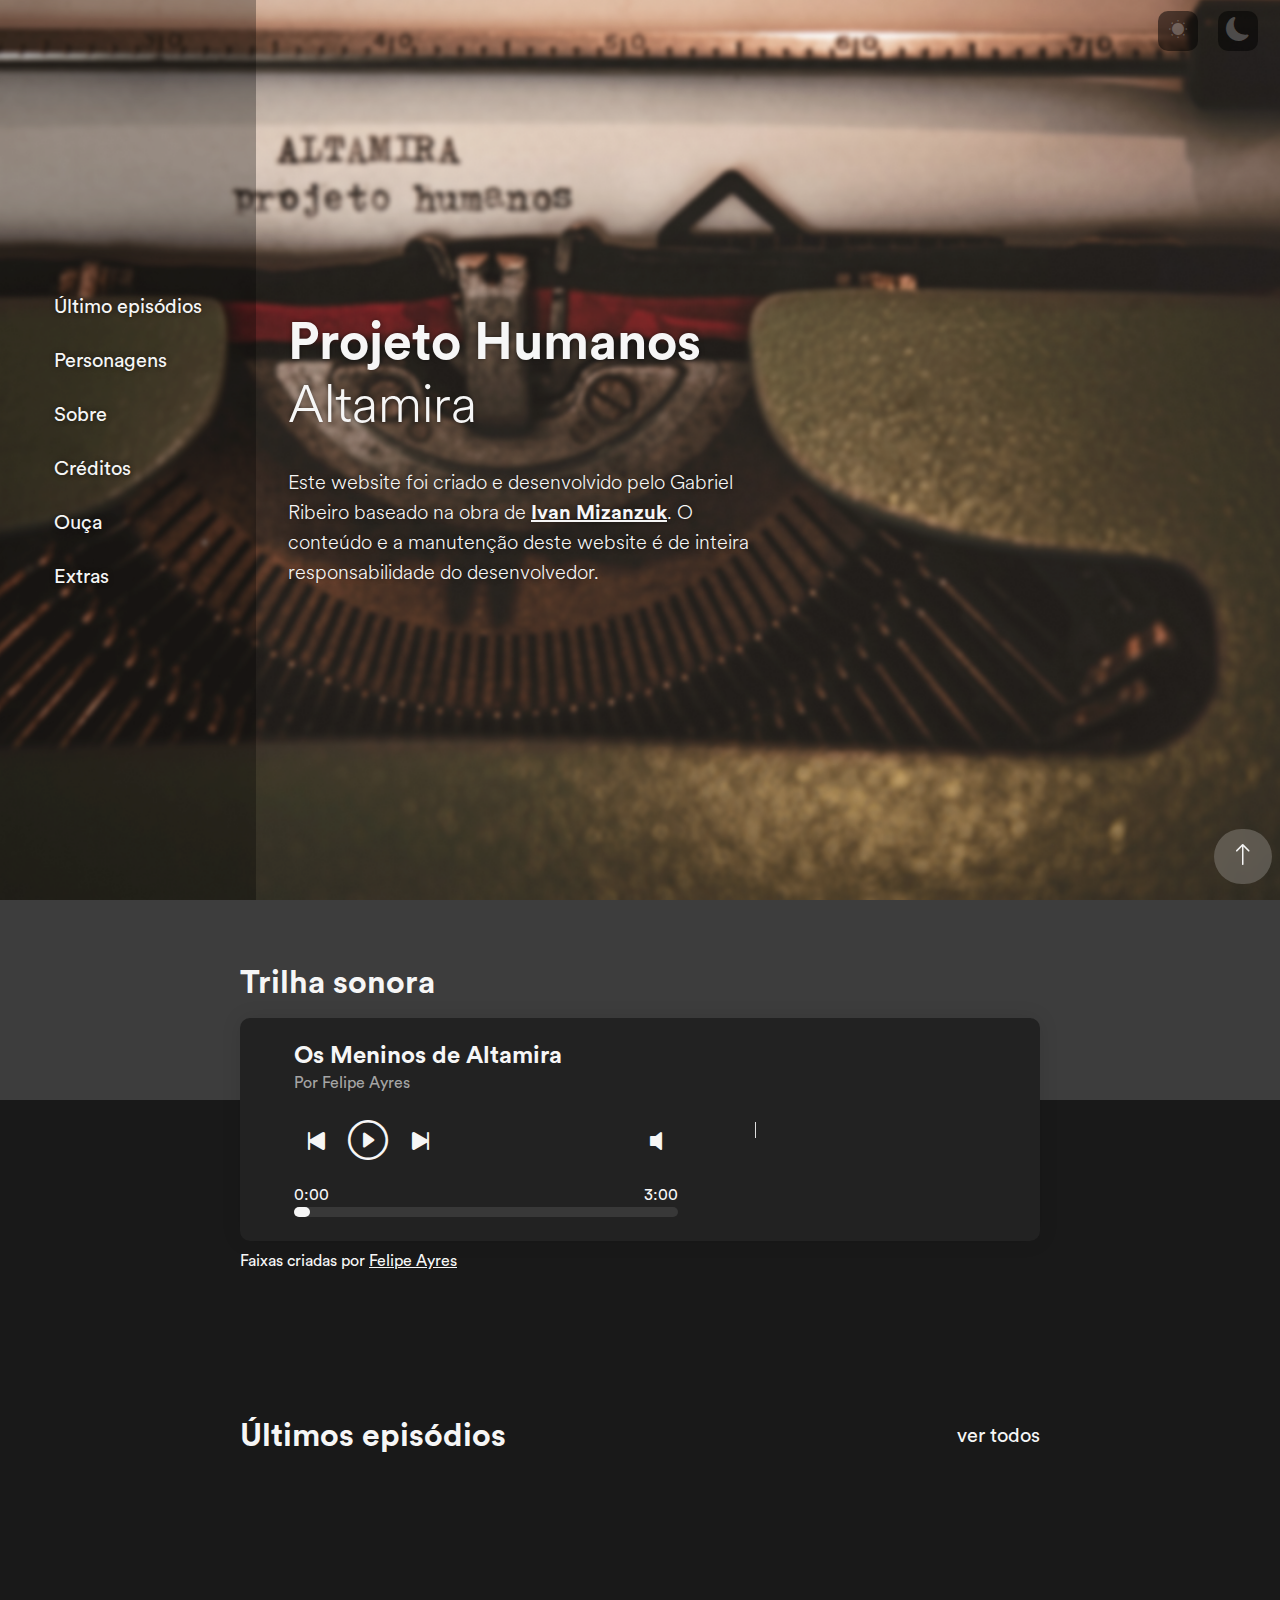
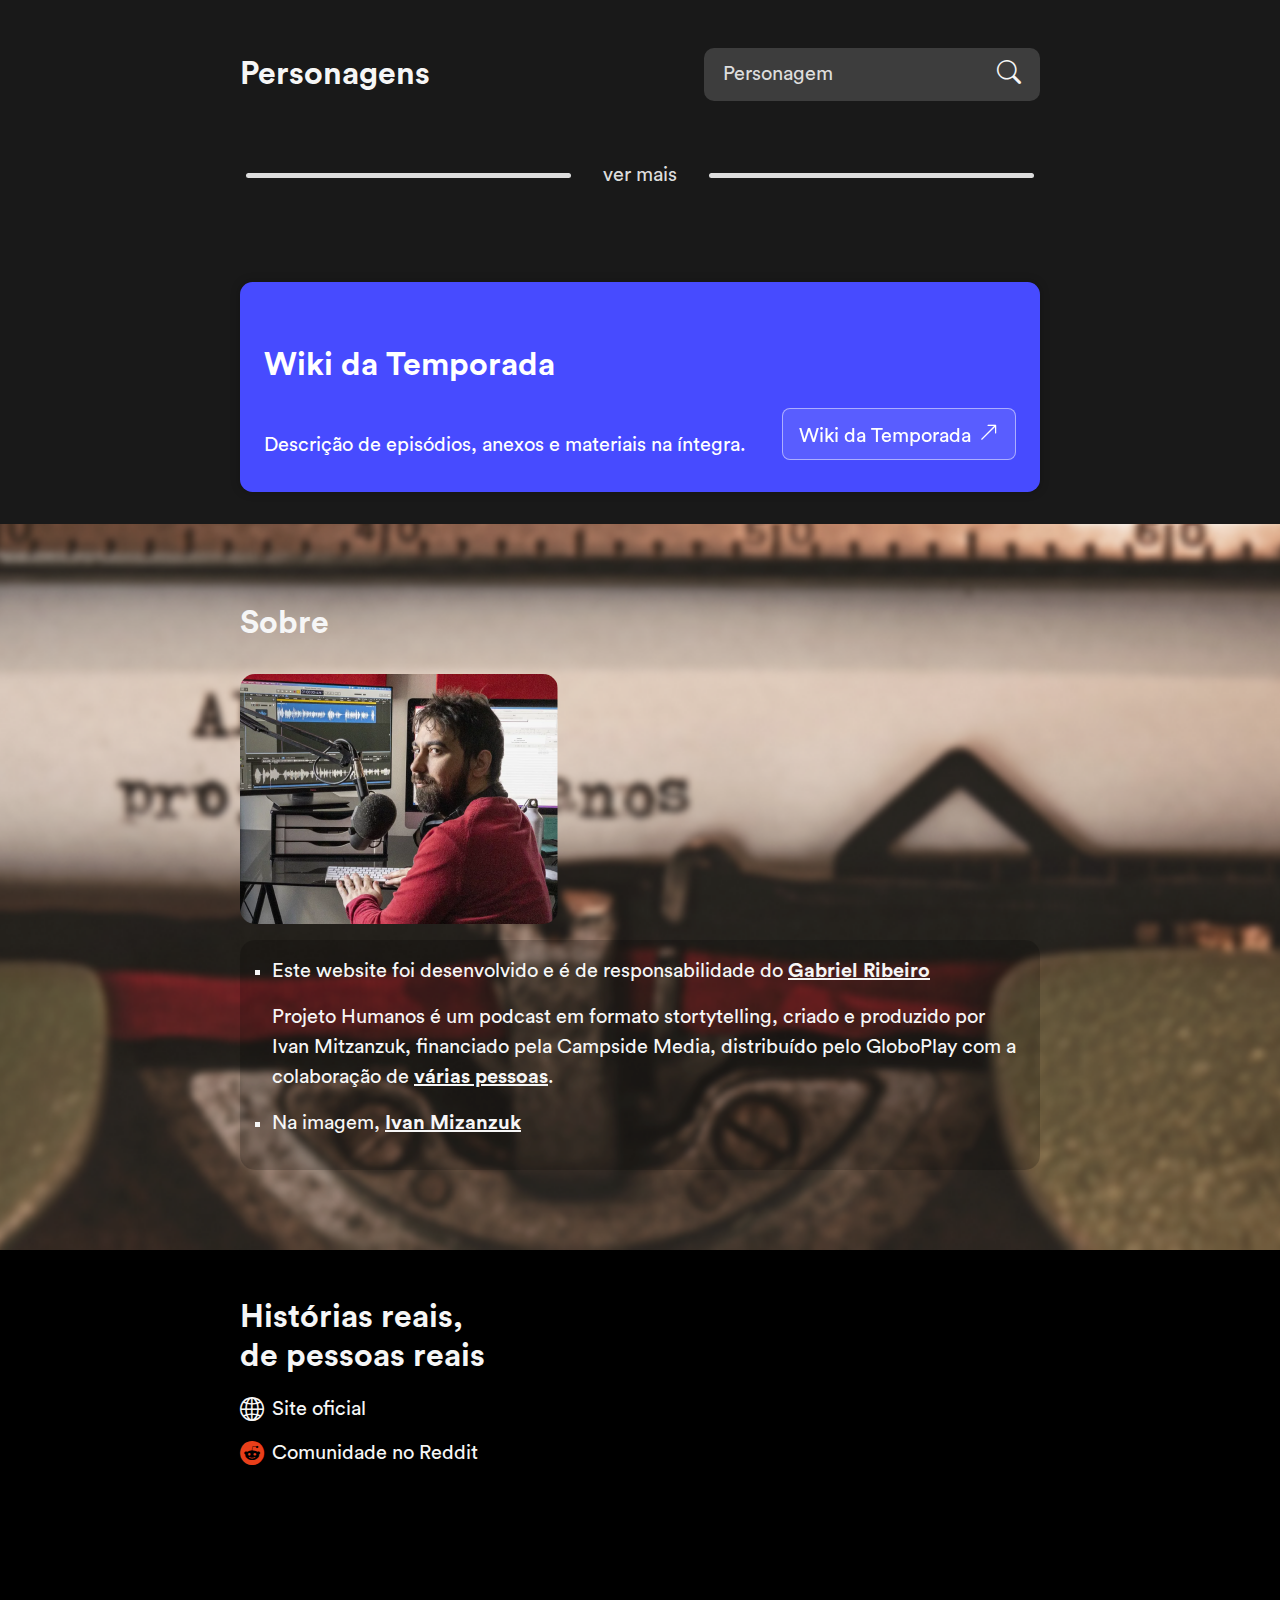
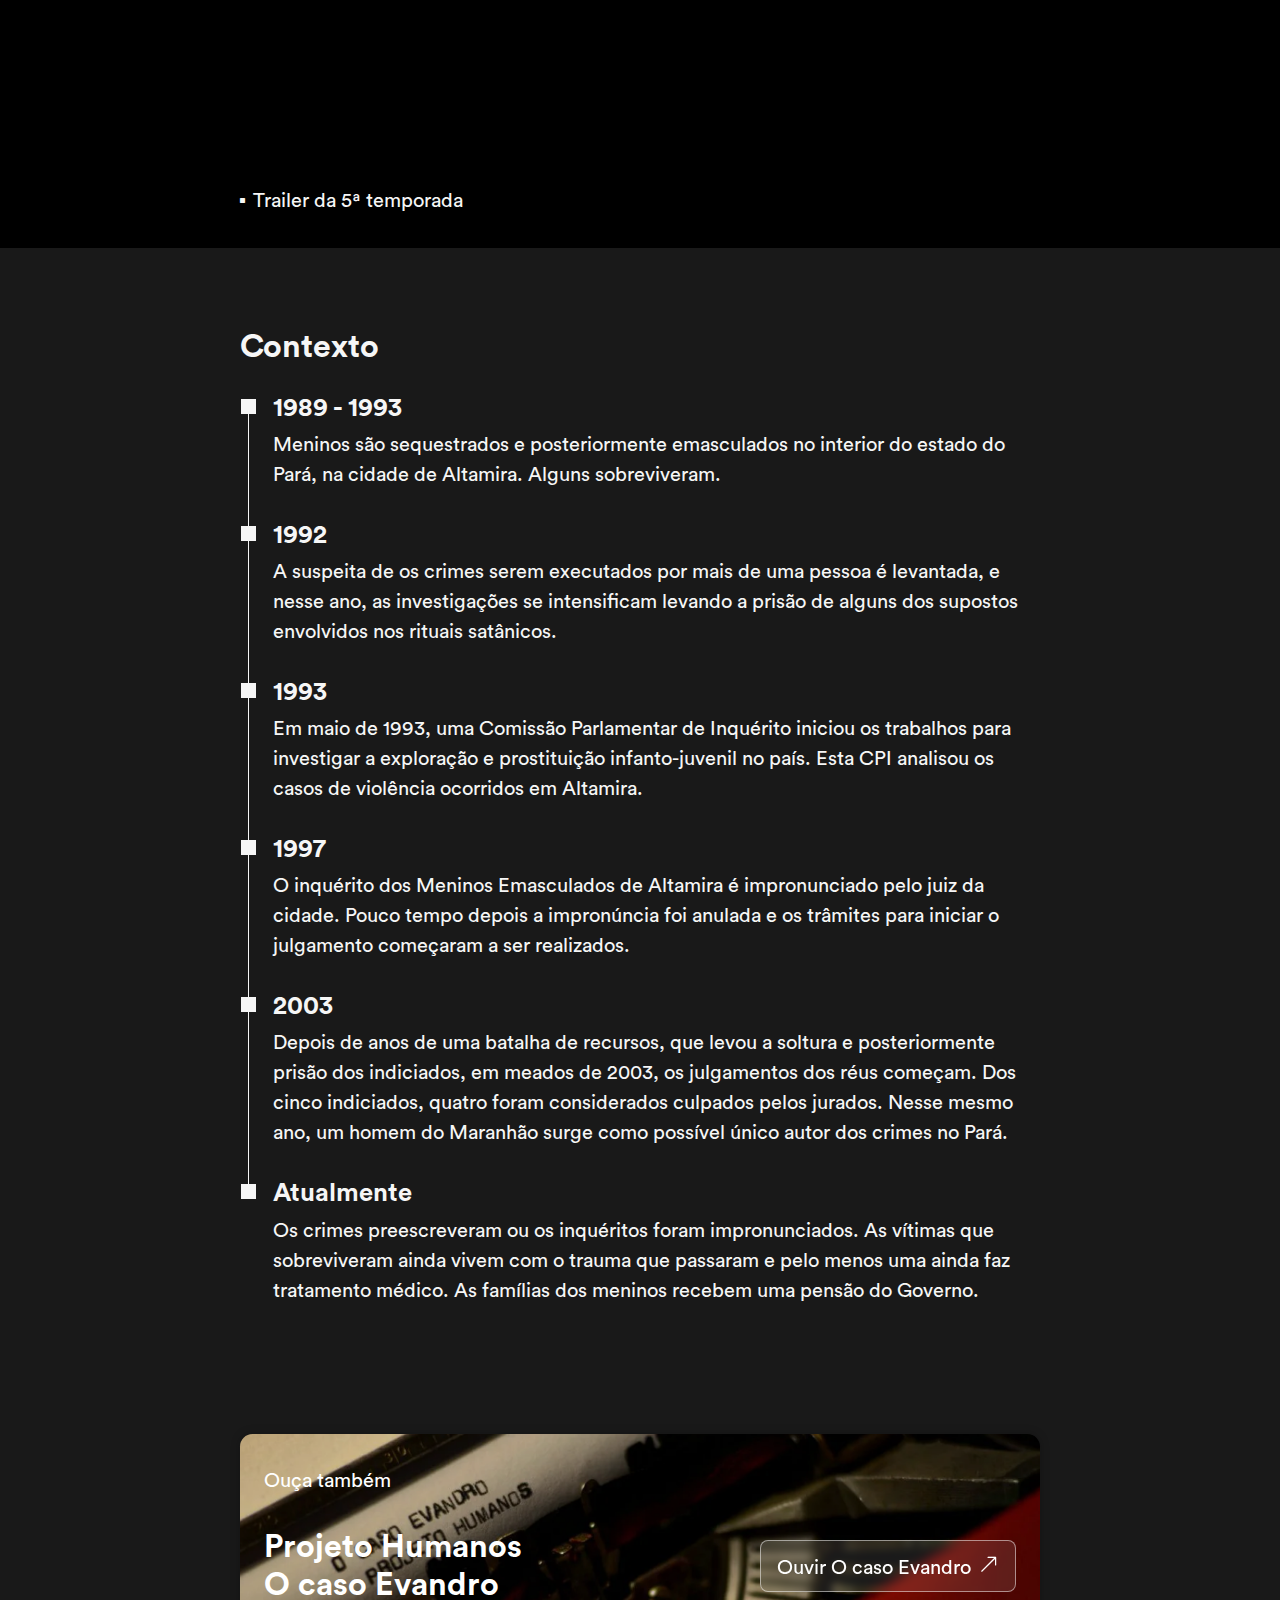
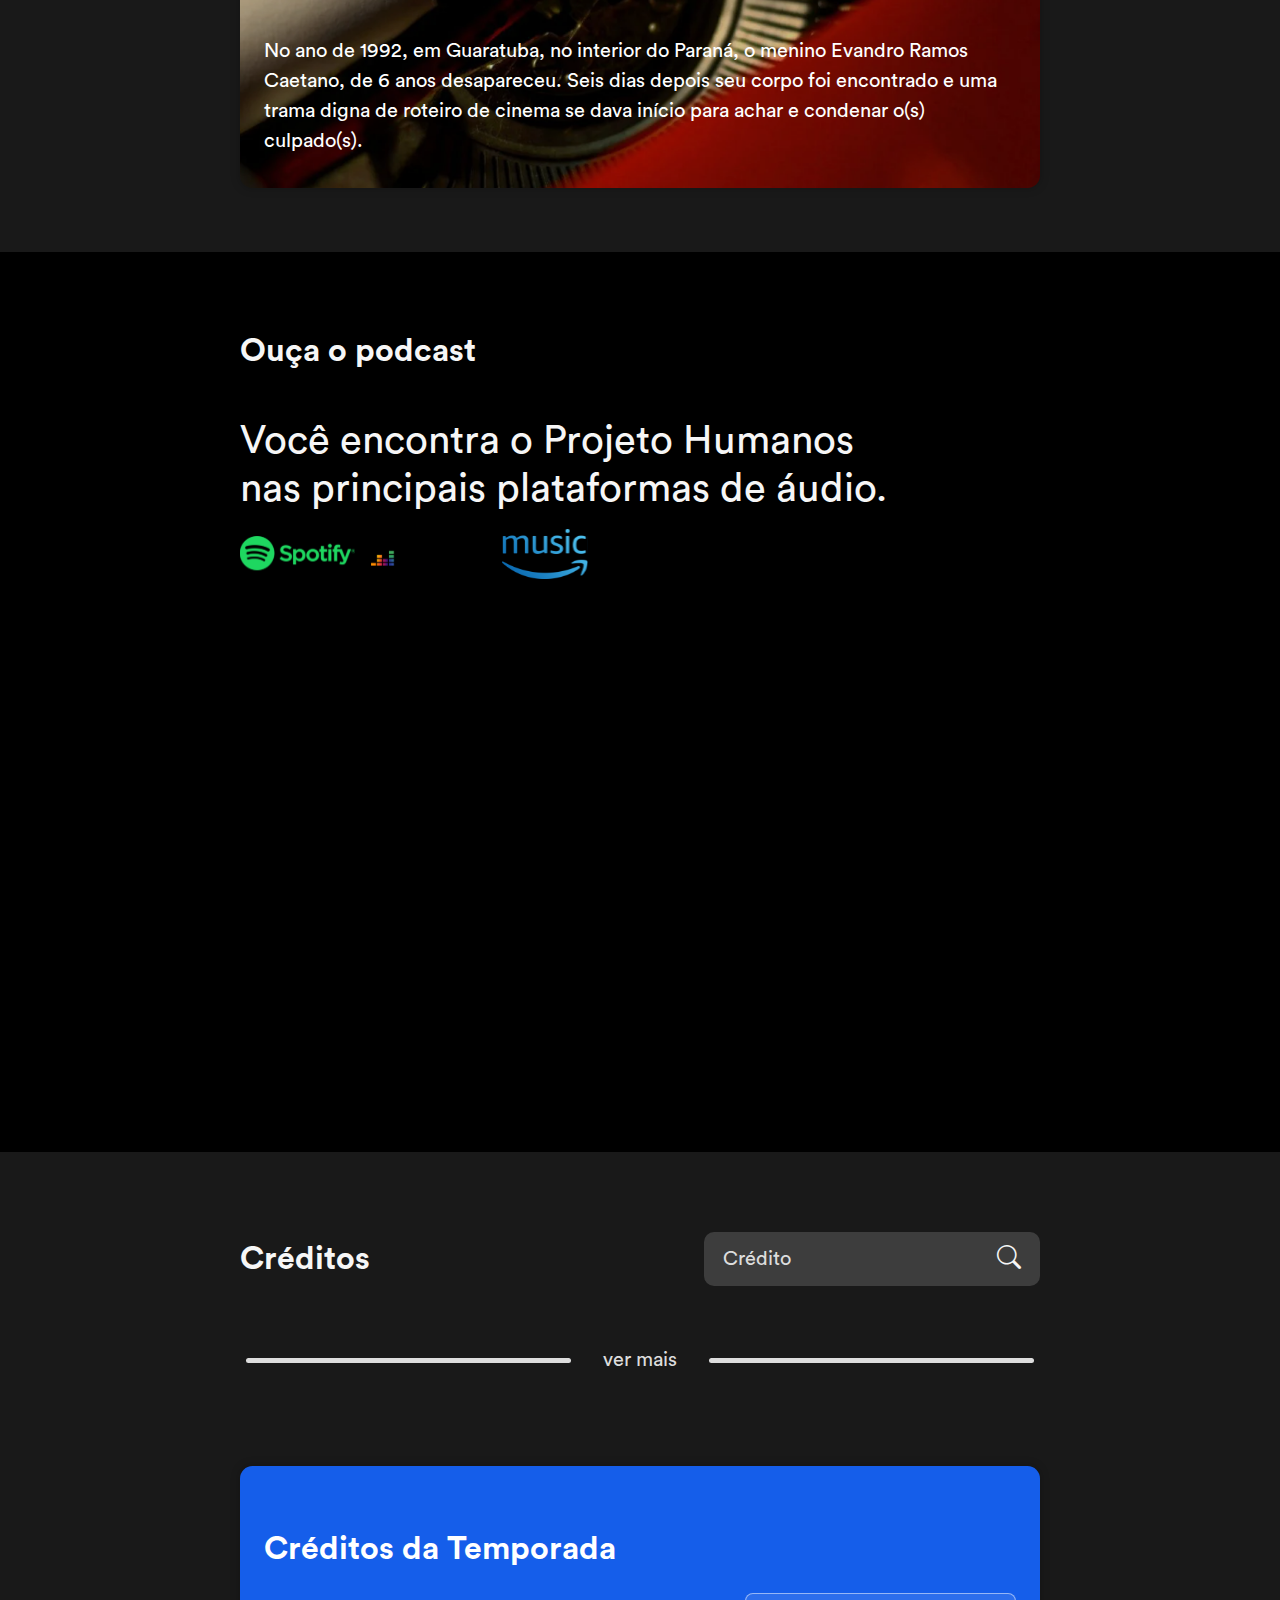
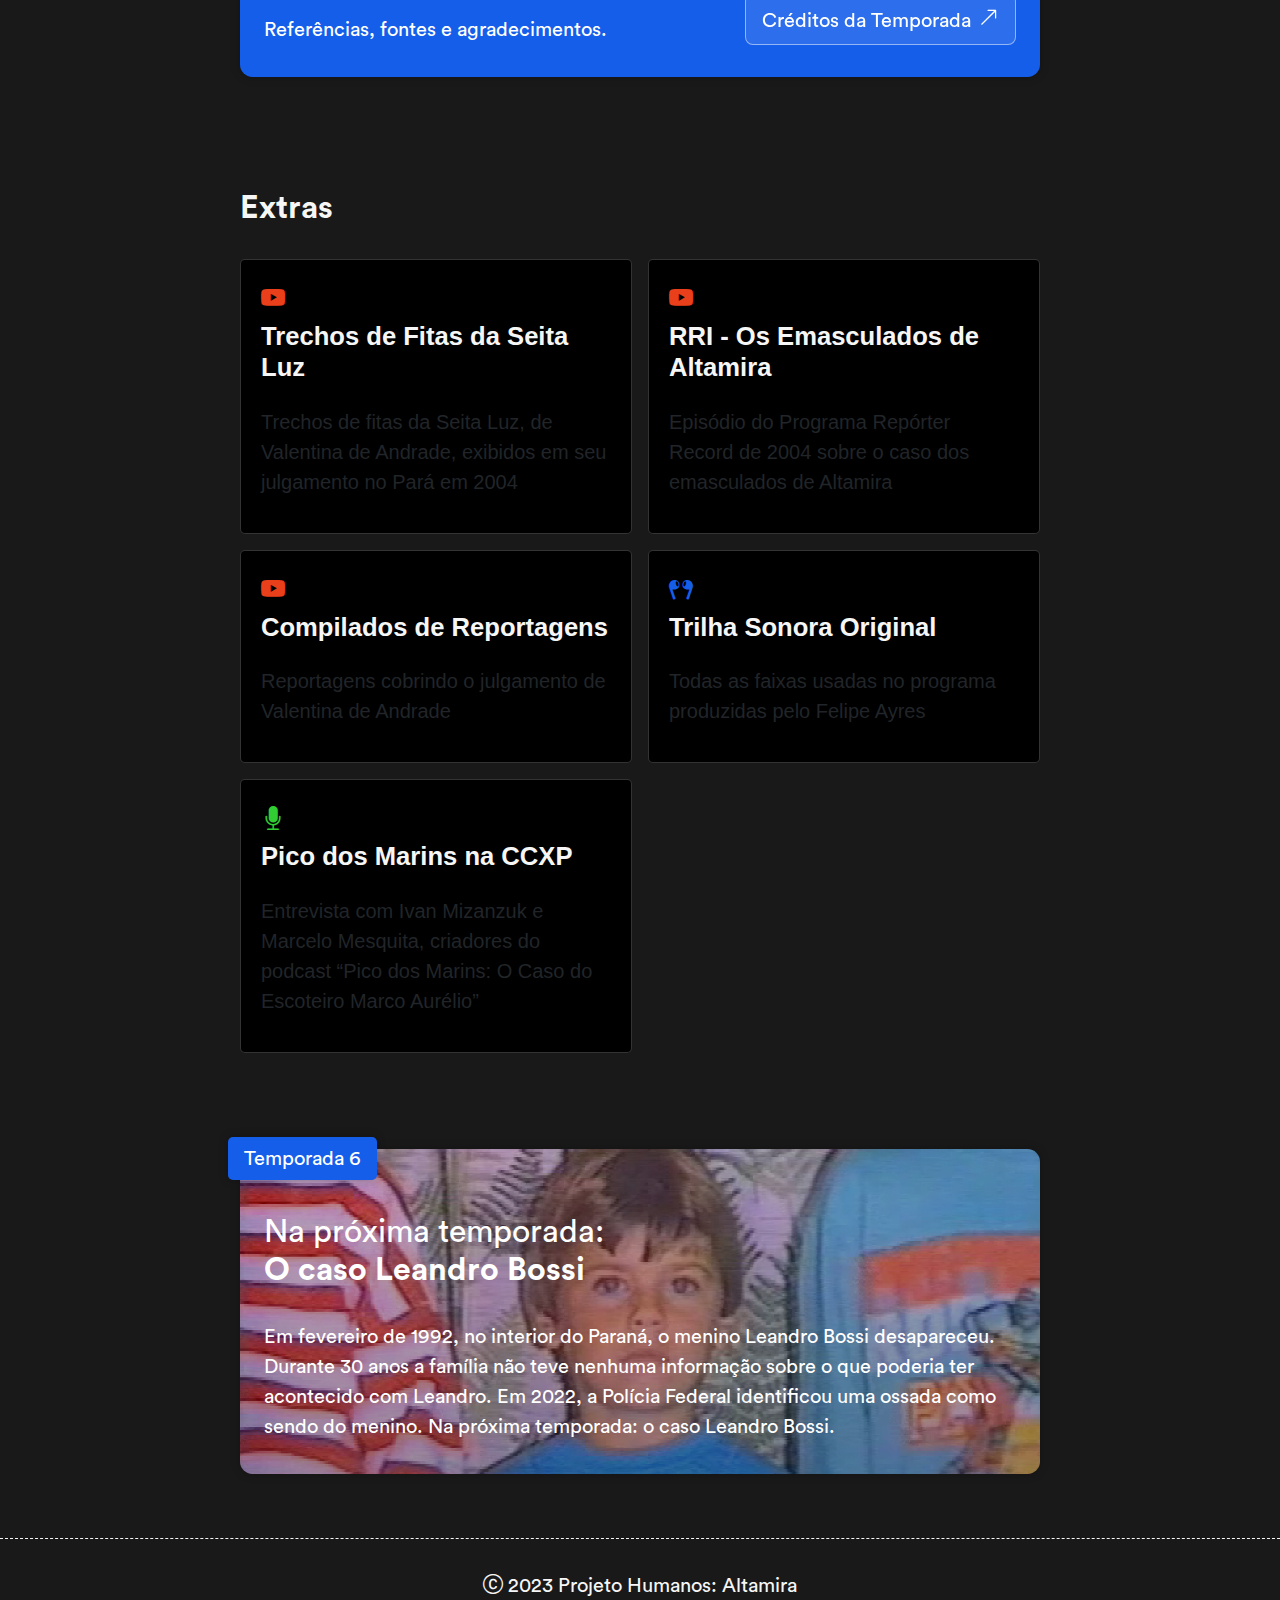
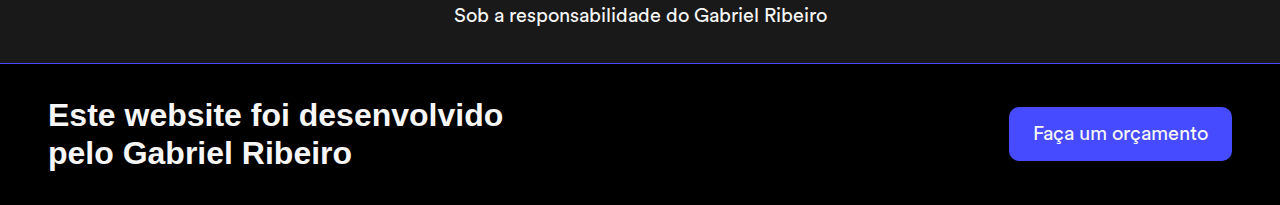
<file: index.html>
<!DOCTYPE html>
<html lang="pt-BR">
<head>
  <meta charset="UTF-8">
  <meta http-equiv="X-UA-Compatible" content="IE=edge">
  <meta name="viewport" content="width=device-width, initial-scale=1.0">
  <title>Projeto Humanos - Altamira</title>
  
  <meta name="keywords" content="Projeto, Humanos, Altamira, Page">
  <meta name="author" content="Gabriel Ribeiro">
  <meta property="og:title" content="Projeto Humanos - Altamira">
  <meta property="og:description" content="Projeto Humanos é um podcast em formato stortytelling, criado e produzido por Ivan Mitzanzuk, financiado pela Campside Media, distribuído pelo GloboPlay com a colaboração de várias pessoas. Este website desenvolvido pelo Gabriel Ribeiro é dedicado para a consulta de episódios, personagens, envolvidos e dos responsáveis pela pesquisa, produção e desenvolvimento da temporada 5: Altamira.">
  <meta property="og:url" content="https://gabrieszin.github.io/projeto-humanos-altamira/">
  <meta property="og:image" content="https://gabrieszin.github.io/projeto-humanos-altamira/assets/img/meta-image.png">
  <meta property="og:image:secure_url" content="https://gabrieszin.github.io/projeto-humanos-altamira/assets/img/meta-image.png"> 
  <meta property="og:image:type" content="image/png"> 
  <meta property="og:image:width" content="400"> 
  <meta property="og:image:height" content="300">
  
  <meta http-equiv="Content-Security-Policy" 
  content="default-src 'self' 'unsafe-inline'; 
  style-src 'self' 'unsafe-inline' https://fonts.googleapis.com https://cdn.jsdelivr.net/ https://www.youtube.com/ https://open.spotify.com/ https://widget.deezer.com/; 
  img-src 'self' 'unsafe-inline'; 
  font-src 'self' 'unsafe-inline' https://fonts.gstatic.com https://cdn.jsdelivr.net/ https://www.youtube.com/ https://open.spotify.com/ https://widget.deezer.com/; 
  script-src 'self' 'unsafe-inline' https://cdn.jsdelivr.net/ https://code.jquery.com/ https://cdnjs.cloudflare.com/ https://www.youtube.com/ https://open.spotify.com/ https://widget.deezer.com/; 
  frame-src https://www.youtube.com/ https://open.spotify.com/ https://widget.deezer.com/ https://embed-standalone.spotify.com/' ; 
  media-src 'self' 'unsafe-inline' https://www.youtube.com/ https://open.spotify.com/ https://widget.deezer.com/">

  <!-- Importação da Fonte -->
  <link rel="preconnect" href="https://fonts.googleapis.com">
  <link rel="preconnect" href="https://fonts.gstatic.com" crossorigin>
  <link href="https://fonts.googleapis.com/css2?family=Inter+Tight:ital,wght@0,300;0,400;0,500;0,600;0,700;1,300;1,400;1,500;1,600;1,700&display=swap" rel="stylesheet">
  
  <link rel="stylesheet"  href="https://cdn.jsdelivr.net/npm/bootstrap@5.3.0-alpha1/dist/css/bootstrap.min.css">
  <link rel="stylesheet" href="https://cdn.jsdelivr.net/npm/bootstrap-icons@1.10.3/font/bootstrap-icons.css">
  <link rel="stylesheet" href="./assets/css/style.css">
  <link rel="stylesheet" data-import='arquivo-tema' href="./assets/css/temas/tema-escuro.css">
  
  <link rel="shortcut icon" href="./assets/img/favicon.svg" type="image/x-icon">
</head>
<body>
  
  <div class="modal fade" id="modal-confirmacao-navegacao" tabindex="-1" aria-labelledby="modal-confirmacao-navegacao-label" aria-hidden="true">
    <div class="modal-dialog modal-dialog-centered">
      <div class="modal-content modal-estilo">
        <div class="modal-header">
          <h5 class="modal-title" id=""></h5>
          <button data-modal-fecha><i class='bi bi-x-lg'></i></button>
        </div>
        <div class="modal-body">
          <h3 class="modal__titulo">
            Este não é o site oficial do podcast Projeto Humanos
          </h3><br>
        </div>
        <div class="modal-footer">
          <button data-confirmacao-navegacao="site-oficial">Site oficial</button>
          <button data-confirmacao-navegacao="continuar">Continuar</button>
        </div>
      </div>
    </div>
  </div>
  
  <div class="modal fade" id="modal-confirmacao-redirecionamento" tabindex="-1" aria-labelledby="modal-confirmacao-redirecionamento-label" aria-hidden="true">
    <div class="modal-dialog modal-dialog-centered>
      <div class="modal-content modal-estilo">
        <div class="modal-header">
          <h5 class="modal-title" id=""></h5>
          <button data-modal-fecha><i class='bi bi-x-lg'></i></button>
        </div>
        <div class="modal-body">
          <h3 class="modal__titulo">
            Você será redirecionado para a Wiki do Projeto Humanos em <span id="temporizador"></span>
          </h3><br>
        </div>
        <div class="modal-footer">
          <button data-confirmacao-redirecionamento="site-oficial">Site oficial</button>
          <button data-confirmacao-redirecionamento="continuar">Continuar</button>
        </div>
      </div>
    </div>
  </div>
  
  <header class="cabecalho" id="inicio">
    <div class="selecao-tema">
      <button class="selecao-tema__botao" data-tema="claro" data-toggle="tooltip" data-placement="bottom" title="Modo Claro"><i class="bi bi-brightness-low-fill"></i></button>
      <button class="selecao-tema__botao" data-tema="escuro" data-toggle="tooltip" data-placement="bottom" title="Modo Escuro"><i class="bi bi-moon-fill"></i></button>
    </div>
    
    <nav class="menu">
      <ul>
        <a href="#ultimos-episodios"><li class="menu__item">Último episódios</li></a>
        <a href="#personagens"><li class="menu__item">Personagens</li></a>
        <a href="#sobre"><li class="menu__item">Sobre</li></a>
        <a href="#creditos"><li class="menu__item">Créditos</li></a>
        <a href="#recomendacao"><li class="menu__item">Ouça</li></a>
        <a href="#extras"><li class="menu__item">Extras</li></a>
      </ul>
    </nav>
    
    <div class="cabecalho__principal">
      <h1 class="cabecalho__titulo">Projeto Humanos</h1>
      <h1 class="cabecalho__titulo">Altamira</h1>
      <p class="cabecalho__descricao">
        Este website foi criado e desenvolvido pelo Gabriel Ribeiro baseado na obra de <a href="" data-link="ivan-mizanzuk" class="link-visivel">Ivan Mizanzuk</a>. O conteúdo e a manutenção deste website é de inteira responsabilidade do desenvolvedor.
      </p>
    </div>
  </header>
  
  <section class="trilha-sonora">
    <div class="fundo"></div>
    <h2 class="trilha-sonora__titulo">Trilha sonora</h2>
    <div class="player" data-player>
      <audio src="./assets/audios/01.mp3" class="reprodutor" data-reprodutor></audio>
      <img src="./assets/img/thumb-trilha-sonora.png" alt="" class="player__imagem">
      <div class="player__conteudo">
        <h3 class="player__titulo">Os Meninos de Altamira</h3>
        <p class="player__autor">Por Felipe Ayres</p>
        <div class="player__controles">
          <div class="player__controles__principal">
            <button id="voltar"><i class="bi bi-skip-start-fill"></i></button>
            <button id="play"><i class="bi bi-play-circle"></i></button>
            <button id="proximo"><i class="bi bi-skip-end-fill"></i></button>
          </div>
          <button id="som"><i class="bi bi-volume-off-fill"></i></button>
          <div class="ajuste-som">
            +<input type="range" min="0" max="100" value="30" name="" id="" class="ajuste-som__controle">-
          </div>
        </div>
        <div class="player__informacoes">
          <span id="reproduzindo">0:00</span>
          <span id="fim">3:00</span>
        </div>
        <input type="range" min="0" max="100" value="0" name="" id="" class="player__reproducao">
      </div>
      <div class="trilha-sonora__playlist">
        <ul data-playlist>
        </ul>
      </div>
    </div>
    <p class="mt-2">
      <span>Faixas criadas por</span>&nbsp;<a href="https://open.spotify.com/intl-pt/album/4Bzw4bfzT2RKAkTTsS84j0" target="_self" rel="noopener noreferrer" class="text-decoration-underline" data-toggle="tooltip" data-placement="top" title="Álbum no Spotify">Felipe Ayres</a>
    </p>
  </section>
  
  <main>
    <section class="ultimos-episodios">
      <div class="ultimos-episodios__cabecalho" id="ultimos-episodios">
        <h2 class="ultimos-episodios__titulo">Últimos episódios</h2>
        <a href="" data-ver-mais="todos-episódios" class="ultimos-episodios__botao">Ver todos</a>
      </div>
      
      <div class="ultimos-episodios__conteudo">
        <div class="ultimos-episodios__cards">
        </div>
      </div>
    </section>
    
    <section class="episodios">
      <div class="episodios__cabecalho" id="todos-episodios">
        <h2 class="episodios__titulo">Todos os episódios</h2>
        <form class="episodios__busca">
          <div class="autocomplete">
            <input type="text" class="episodios__busca__input" placeholder="Episódio" data-toggle="tooltip" data-placement="right" title="Preenc. obrigatório" required>
            <ul class="autocomplete__lista">
            </ul>
          </div>
          <button type="submit" class="episodios__busca__botao">
            <i class="bi bi-search"></i>
          </button>
        </form>
      </div>
      
      <div class="episodios__conteudo">
        <div class="episodios__cards">
        </div>
        <button class="vermais" data-ver-mais="episodios">
          <span class="vermais__bordas"></span>
          <p>Ver mais</p>
          <span class="vermais__bordas"></span>
        </button>
      </div>
    </section>
    
    <section class="personagens">
      <div class="personagens__cabecalho" id="personagens">
        <h2 class="personagens__titulo">Personagens</h2>
        <form class="personagens__busca">
          <div class="autocomplete">
            <input type="text" class="personagens__busca__input" placeholder="Personagem" data-toggle="tooltip" data-placement="right" title="Preenc. obrigatório" required>
            <ul class="autocomplete__lista">
            </ul>
          </div>
          <button type="submit" class="personagens__busca__botao">
            <i class="bi bi-search"></i>
          </button>
        </form>
      </div>
      
      <div class="personagens__conteudo">
        <div class="personagens__cards">
        </div>
        <button class="vermais" data-ver-mais="personagens">
          <span class="vermais__bordas"></span>
          <p>Ver mais</p>
          <span class="vermais__bordas"></span>
        </button>
      </div>
    </section>
    
    <div class="banner wiki-temporada">
      <h2 class="banner__titulo">Wiki da Temporada</h2>
      <div class="banner__rodape">
        <p class="banner__descricao">Descrição de episódios, anexos e materiais na íntegra.</p>
        <a href="" data-link="wiki-temporada" target="_blank" class="banner__link"><span>Wiki da Temporada</span></a>
      </div>
    </div>
    
    <section>
      <section class="sobre">
        <div class="sobre__cabecalho" id="sobre">
          <h2 class="sobre__titulo">Sobre</h2>
        </div>
        <div class="sobre__conteudo">
          <img src="./assets/img/ivan-mizanzuk.png" alt="Fotografia de Ivan Mizanzuk" class="sobre__imagem">
          <div class="sobre__descricao">
            <ul>
              <li>
                Este website foi desenvolvido e é de responsabilidade do <a href="" data-link="portfolio-gabriel" class="link-visivel">Gabriel Ribeiro</a>
              </li>
            </ul>
            
            <ul class="no-type">
              <li>
                Projeto Humanos é um podcast em formato stortytelling, criado e produzido por Ivan Mitzanzuk, financiado pela Campside Media, distribuído pelo GloboPlay com a colaboração de <a href="#creditos" class="link-visivel">várias pessoas</a>.
              </li>
            </ul>
            
            <ul>
              <li>
                Na imagem, <a href="" data-link="ivan-mizanzuk" class="link-visivel">Ivan Mizanzuk</a>
              </li>
            </ul>
          </div>
        </div>
      </section>
      
      <section class="sobre-tarja">
        <div class="sobre-tarja__conteudo">
          <iframe src="https://www.youtube.com/embed/n8yorzKOnVQ" title="Altamira [Trailer Podcast]" frameborder="0" class="sobre-tarja__iframe" allow="accelerometer; autoplay; clipboard-write; encrypted-media; gyroscope; picture-in-picture; web-share" allowfullscreen></iframe>
          <div class="sobre-tarja__descricao">
            <h2 class="sobre-tarja__titulo">Histórias reais, <br> de pessoas reais</h2>
            <a href="" data-link="site-oficial" class="sobre-tarja__link">Site oficial</a>
            <a href="" data-link="comunidade-reddit" class="sobre-tarja__link">Comunidade no Reddit</a>
          </div>
        </div>
        <span class="sobre-tarja__legenda">Trailer da 5ª temporada</span>
      </section>
      
      <section class="contexto">
        <div class="contexto__cabecalho">
          <h2 class="contexto__titulo">Contexto</h2>
        </div>
        <div class="contexto__periodo">
          <span class="contexto__periodo__marcador"></span>
          <h3 class="contexto__periodo__titulo">1989 - 1993</h3>
          <p class="contexto__periodo__descricao">
            Meninos são sequestrados e posteriormente emasculados no interior do estado do Pará, na cidade de Altamira. Alguns sobreviveram.
          </p>
        </div>
        
        <div class="contexto__periodo">
          <span class="contexto__periodo__marcador"></span>
          <h3 class="contexto__periodo__titulo">1992</h3>
          <p class="contexto__periodo__descricao">
            A suspeita de os crimes serem executados por mais de uma pessoa é levantada, e nesse ano, as investigações se intensificam levando a prisão de alguns dos supostos envolvidos nos rituais satânicos.
          </p>
        </div>
        
        <div class="contexto__periodo">
          <span class="contexto__periodo__marcador"></span>
          <h3 class="contexto__periodo__titulo">1993</h3>
          <p class="contexto__periodo__descricao">
            Em maio de 1993, uma Comissão Parlamentar de Inquérito iniciou os trabalhos para investigar a exploração e prostituição infanto-juvenil no país. Esta CPI analisou os casos de violência ocorridos em Altamira.
          </p>
        </div>
        
        <div class="contexto__periodo">
          <span class="contexto__periodo__marcador"></span>
          <h3 class="contexto__periodo__titulo">1997</h3>
          <p class="contexto__periodo__descricao">
            O inquérito dos Meninos Emasculados de Altamira é impronunciado pelo juiz da cidade. Pouco tempo depois a impronúncia foi anulada e os trâmites para iniciar o julgamento começaram a ser realizados.
          </p>
        </div>
        
        <div class="contexto__periodo">
          <span class="contexto__periodo__marcador"></span>
          <h3 class="contexto__periodo__titulo">2003</h3>
          <p class="contexto__periodo__descricao">
            Depois de anos de uma batalha de recursos, que levou a soltura e posteriormente prisão dos indiciados, em meados de 2003, os julgamentos dos réus começam. Dos cinco indiciados, quatro foram considerados culpados pelos jurados. Nesse mesmo ano, um homem do Maranhão surge como possível único autor dos crimes no Pará.
          </p>
        </div>
        
        <div class="contexto__periodo">
          <span class="contexto__periodo__marcador"></span>
          <h3 class="contexto__periodo__titulo">Atualmente</h3>
          <p class="contexto__periodo__descricao">
            Os crimes preescreveram ou os inquéritos foram impronunciados. As vítimas que sobreviveram ainda vivem com o trauma que passaram e pelo menos uma ainda faz tratamento médico. As famílias dos meninos recebem uma pensão do Governo.
          </p>
        </div>
      </section>
      
      <div class="banner caso-evandro">
        <span class="banner__tag">Ouça também</span>
        <div class="banner__principal">
          <div class="banner__titulos">
            <h2 class="banner__titulo">Projeto Humanos</h2>
            <h2 class="banner__titulo">O caso Evandro</h2>
          </div>
          <a href="" data-link="caso-evandro" target="_blank" class="banner__link"><span>Ouvir O caso Evandro</span></a>
        </div>
        <p class="banner__descricao">
          No ano de 1992, em Guaratuba, no interior do Paraná, o menino Evandro Ramos Caetano, de 6 anos desapareceu. Seis dias depois seu corpo foi encontrado e uma trama digna de roteiro de cinema se dava início para achar e condenar o(s) culpado(s).
        </p>
      </div>
    </section>
    
    <section class="recomendacao" id="recomendacao">
      <div class="recomendacao__cabecalho">
        <h2 class="recomendacao__titulo">Ouça o podcast</h2>
      </div>
      
      <!-- <div class="recomendacao__conteudo embed-deezer"> -->
        <div class="recomendacao__conteudo">
          <h3 class="recomendacao__conteudo__titulo">Você encontra o Projeto Humanos nas principais plataformas de áudio.</h3>
          <div class="plataformas">
            <a href="" class="plataforma__link" data-toggle="tooltip" data-placement="right" title="Spotify">
              <img src="./assets/img/spotify.svg" alt="Logo do Spotify">
            </a>
            <a href="" class="plataforma__link" data-toggle="tooltip" data-placement="right" title="Deezer">
              <img src="./assets/img/deezer.svg" alt="Logo do Deezer">
            </a>
            <a href="" class="plataforma__link" data-toggle="tooltip" data-placement="right" title="Amazon Music">
              <img src="./assets/img/amazon-music.svg" alt="Logo do Amazon Music">
            </a>
          </div>
        </div>
        
        <div data-embed='spotify' tabindex="0" data-bs-toggle="popover" data-bs-trigger="hover focus" data-bs-title="Projeto Humanos no Spotify" data-bs-content="Último episódio: 31 - O Sobrevivente. Resumo: Lorem ipsum dolor sit amet sit amet consectetur adipisicing elit dolor cum.">
          <iframe style="border-radius:12px;" src="https://open.spotify.com/embed/show/3ImOWdGnN8mHFNaKwMSFJx?utm_source=generator" width="100%" height="152" frameBorder="0" allow="autoplay; clipboard-write; encrypted-media; fullscreen; picture-in-picture" loading="lazy"></iframe>
        </div>
        
        <div data-embed='deezer' tabindex="0" data-bs-toggle="popover" data-bs-trigger="hover focus" data-bs-title="Projeto Humanos no Deezer" data-bs-content="Último episódio: 31 - O Sobrevivente. Resumo: Lorem ipsum dolor sit amet sit amet consectetur adipisicing elit dolor cum.">
          <iframe title="deezer-widget" src="https://widget.deezer.com/widget/auto/show/2939" width="100%" height="300" frameborder="0" allowtransparency="true" allow="encrypted-media; clipboard-write"></iframe>
        </div>
      </section>
      
      <section class="creditos">
        <div class="creditos__cabecalho" id="creditos">
          <h2 class="creditos__titulo">Créditos</h2>
          <form class="creditos__busca">
            <div class="autocomplete">
              <input type="text" class="creditos__busca__input" placeholder="Crédito" data-toggle="tooltip" data-placement="right" title="Preenc. obrigatório" required>
              <ul class="autocomplete__lista">
              </ul>
            </div>
            <button type="submit" class="creditos__busca__botao">
              <i class="bi bi-search"></i>
            </button>
          </form>
        </div>
        
        <div class="creditos__conteudo">
          <div class="creditos__cards">
          </div>
          <button class="vermais" data-ver-mais="creditos">
            <span class="vermais__bordas"></span>
            <p>Ver mais</p>
            <span class="vermais__bordas"></span>
          </button>
        </div>
      </section>
      
      <div class="banner creditos-temporada">
        <h2 class="banner__titulo">Créditos da Temporada</h2>
        <div class="banner__rodape">
          <p class="banner__descricao">Referências, fontes e agradecimentos.</p>
          <a href="" data-link="creditos-temporada" target="_blank" class="banner__link"><span>Créditos da Temporada</span></a>
        </div>
      </div>
      
      <section class="extras">
        <div class="extras__cabecalho" id="extras">
          <h2 class="extras__titulo">Extras</h2>
        </div>
        
        <div class="extras__conteudo">
          <div class="extras__cards">
            
            <a href="https://youtube.com/playlist?list=PLHcKN20Nw1Qmd_KkUF2pYNUNOi9JI0PFu" class="card card-video">
              <div class="card__cabecalho">
                <span class="card__marcador">
                  <i class=""></i>
                </span>
                <h3 class="card__titulo">Trechos de Fitas da Seita Luz</h3>
              </div>
              <div class="card__conteudo">
                <p>Trechos de fitas da Seita Luz, de Valentina de Andrade, exibidos em seu julgamento no Pará em 2004</p>
              </div>
            </a>
            
            <a href="https://youtu.be/R5JWZZS-RkY" class="card card-video">
              <div class="card__cabecalho">
                <span class="card__marcador">
                  <i class=""></i>
                </span>
                <h3 class="card__titulo">RRI - Os Emasculados de Altamira</h3>
              </div>
              <div class="card__conteudo">
                <p>Episódio do Programa Repórter Record de 2004 sobre o caso dos emasculados de Altamira</p>
              </div>
            </a>
            
            <a href="https://youtu.be/-1gnlXCPA1g" class="card card-video">
              <div class="card__cabecalho">
                <span class="card__marcador">
                  <i class=""></i>
                </span>
                <h3 class="card__titulo">Compilados de Reportagens</h3>
              </div>
              <div class="card__conteudo">
                <p>Reportagens cobrindo o julgamento de Valentina de Andrade</p>
              </div>
            </a>
            
            <a href="https://youtube.com/playlist?list=OLAK5uy_lK8oQfNYxDPUE_TMeHlw5csDdjH9U7m1Q" class="card card-musica">
              <div class="card__cabecalho">
                <span class="card__marcador">
                  <i class=""></i>
                </span>
                <h3 class="card__titulo">Trilha Sonora Original</h3>
              </div>
              <div class="card__conteudo">
                <p>Todas as faixas usadas no programa produzidas pelo Felipe Ayres</p>
              </div>
            </a>
            
            <a href="https://globoplay.globo.com/podcasts/episode/modus-operandi/810708cb-59eb-46b2-92e7-3019842246ae/" class="card card-podcast">
              <div class="card__cabecalho">
                <span class="card__marcador">
                  <i class=""></i>
                </span>
                <h3 class="card__titulo">Pico dos Marins na CCXP</h3>
              </div>
              <div class="card__conteudo">
                <p>Entrevista com Ivan Mizanzuk e Marcelo Mesquita, criadores do podcast “Pico dos Marins: O Caso do Escoteiro Marco Aurélio”</p>
              </div>
            </a>
            
          </div>
        </div>
      </section>
      
      <a href="https://www.projetohumanos.com.br/temporada/leandro-bossi/" target="_self" rel="noreferrer noopener">
        <div class="banner caso-leandro">
          <span class="banner__tag">Temporada 6</span>
          <span></span>
          <div class="banner__principal">
            <div class="banner__titulos">
              <h2 class="banner__titulo">Na próxima temporada:</h2>
              <h2 class="banner__titulo">O caso Leandro Bossi</h2>
            </div>
          </div>
          <p class="banner__descricao">
            Em fevereiro de 1992, no interior do Paraná, o menino Leandro Bossi desapareceu. Durante 30 anos a família não teve nenhuma informação sobre o que poderia ter acontecido com Leandro. Em 2022, a Polícia Federal identificou uma ossada como sendo do menino. Na próxima temporada: o caso Leandro Bossi.
          </p>
        </div>
      </a>
    </main>
    
    <footer>
      <div class="rodape">
        <p class="rodape__texto">
          <i class="bi bi-c-circle"></i>
          <span data-ano-atual>2023</span>
          Projeto Humanos: Altamira <br>
          Sob a responsabilidade do Gabriel Ribeiro
        </p>
      </div>
      
      <div class="rodape-tarja">
        <h2 class="rodape-tarja__titulo">Este website foi desenvolvido <br> pelo Gabriel Ribeiro</h2>
        <a href="" data-link="orçamento" class="rodape-tarja__link">Faça um orçamento</a>
      </div>
    </footer>
    
    <a href="#inicio" class="botao-subir"><i class="bi bi-arrow-up"></i></a>
    
    <noscript>
      <div class="box-no-script">         
        <div class="texto-pagina-centralizado-alt">
          <h2 class="titulo-texto-pagina-centralizado">Este site não funciona com o 
            <span class="destaque-pagina-centralizado">Javascript desabilitado</span></h2><br>
            
          <p class="label-texto-pagina-centralizado">Muitos dos recursos usados funcionam através do Javascript e sem ele a navegabilidade e o próprio funcionamento do site são comprometidos</p>
            
          <p class="label-texto-pagina-centralizado">Portanto, habilite o Javascript e navegue pelo site</p><br>
          <button data-recarrega-pagina class="btn-principal-no-script" id="btn-redirecionar-inicio" name="btn-redirecionar-inicio">Recarregar</button>
        </div>
      </div>
    </noscript>

    <!-- <iframe title="deezer-widget" src="https://widget.deezer.com/widget/auto/show/2939" width="100%" height="300" frameborder="0" allowtransparency="true" allow="encrypted-media; clipboard-write"></iframe> -->
    
    <script src="https://cdn.jsdelivr.net/npm/bootstrap@5.3.0-alpha1/dist/js/bootstrap.bundle.min.js"></script>
    <script src="https://code.jquery.com/jquery-3.6.3.min.js"></script>
    <script src="https://cdnjs.cloudflare.com/ajax/libs/popper.js/2.9.2/umd/popper.min.js"></script>
    
    <script type="module" src="./assets/js/script.js"></script>
  </body>
  </html>
</file>
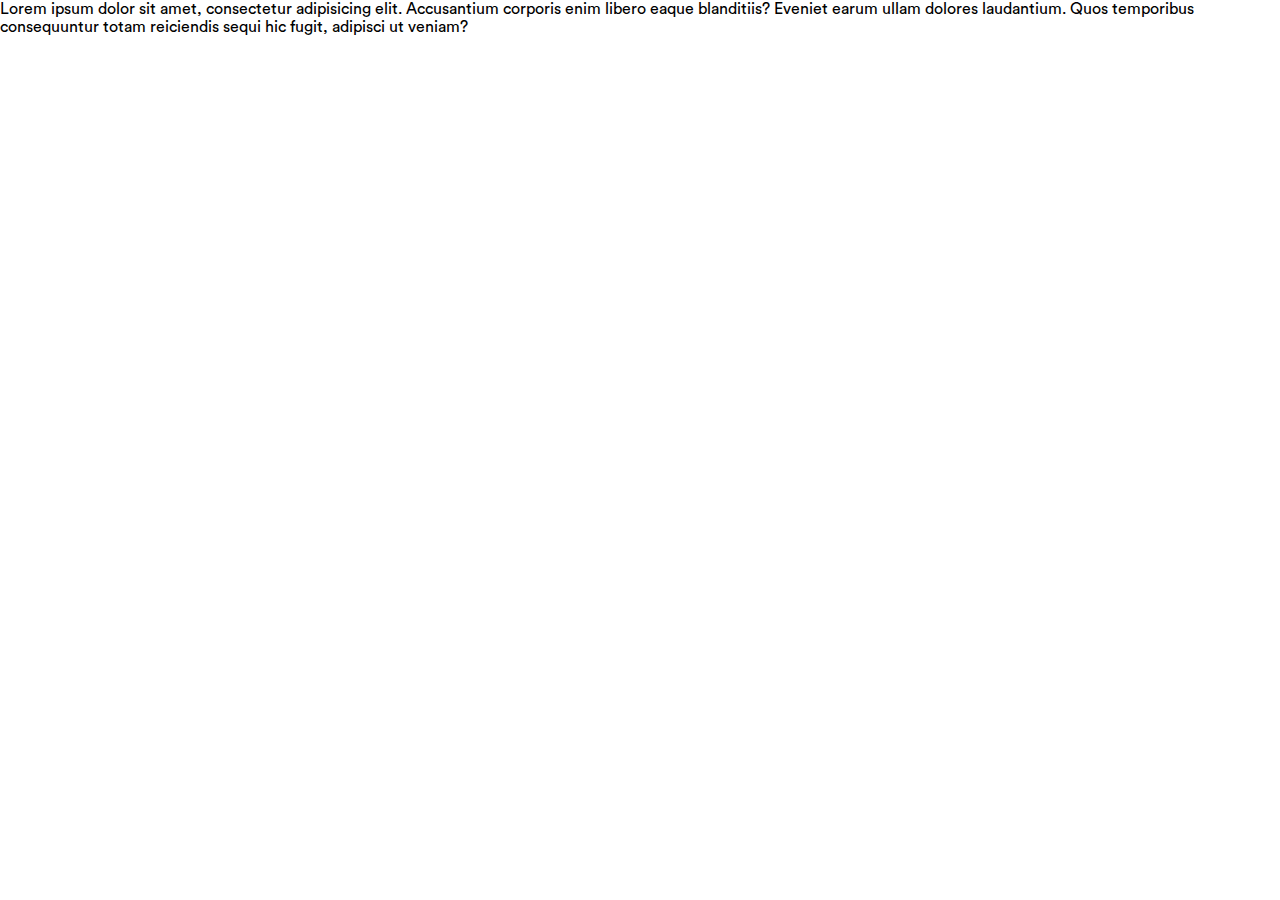
<file: rascunho.html>
<!DOCTYPE html>
<html lang="en">
<head>
  <meta charset="UTF-8">
  <meta http-equiv="X-UA-Compatible" content="IE=edge">
  <meta name="viewport" content="width=device-width, initial-scale=1.0">
  <title>Document</title>
  
  <!-- Importação da Fonte -->
  <link rel="preconnect" href="https://fonts.googleapis.com">
  <link rel="preconnect" href="https://fonts.gstatic.com" crossorigin>
  <link href="https://fonts.googleapis.com/css2?family=Inter+Tight:ital,wght@0,300;0,400;0,500;0,600;0,700;1,300;1,400;1,500;1,600;1,700&display=swap" rel="stylesheet">
  
  <link rel="stylesheet" href="./assets/css/style.css">
</head>
<body>
  
  <p>
    Lorem ipsum dolor sit amet, consectetur adipisicing elit. Accusantium corporis enim libero eaque blanditiis? Eveniet earum ullam dolores laudantium. Quos temporibus consequuntur totam reiciendis sequi hic fugit, adipisci ut veniam?
  </p>

  <section class="creditos">
    <div class="creditos__cabecalho">
      <h2 class="creditos__titulo"></h2>
      <div class="creditos__busca">
        <input type="text" name="" id="" class="creditos__busca__input">
        <button class="creditos__busca__botao"></button>
      </div>
    </div>
    
    <div class="creditos__conteudo">
      <div class="creditos__cards">
        
        <div class="card">
          <div class="card__cabecalho">
            <span class="card__marcador"></span>
            <h3 class="card__titulo"></h3>
          </div>
          <div class="card__conteudo">
            <p></p>
          </div>
          <div class="card__rodape">
            <a href="" class="card__link"></a>
          </div>
        </div>
        
      </div>
    </div>
  </section>
  
  <iframe title="deezer-widget" src="https://widget.deezer.com/widget/auto/show/2939" width="100%" height="300" frameborder="0" allowtransparency="true" allow="encrypted-media; clipboard-write"></iframe>
  
  <iframe style="border-radius:12px;" src="https://open.spotify.com/embed/show/3ImOWdGnN8mHFNaKwMSFJx?utm_source=generator" width="100%" height="152" frameBorder="0" allowfullscreen="" allow="autoplay; clipboard-write; encrypted-media; fullscreen; picture-in-picture" loading="lazy"></iframe>
  
</body>
</html>
</file>
<file: assets/css/temas/tema-escuro.css>
:root{  
  --bckg: var(--cinza-escuro);
  --txt: var(--branco);

  --txt-cabecalho: var(--branco);
  --icone-btn-tema: var(--branco-25);
  --icone-btn-tema-hover: var(--branco);
  --bckg-btn-tema: var(--cinza-forte);
  --cor-btn-tema-ativo: var(--branco);
  --bckg-btn-tema-ativo-hover: var(--branco);
  --cor-btn-tema-ativo-hover: var(--cinza-forte);
  --bckg-icone-btn-tema: var(--preto-50);
  --bckg-item-menu-hover: var(--preto-20);
  
  --text-shadow-cabecalho: var(--preto-50);

  --bckg-modal: var(--preto);
  --txt-modal: var(--branco);
  --bckg-btn-modal: var(--cinza-escuro);
  --box-shadow-botao-modal: var(--branco-20);
  --txt-btn-modal: var(--branco);
  --txt-btn-site-oficial: var(--roxo);

  --bckg-btn-subir: var(--branco-20);
  --borda-btn-subir: transparent;

  --input: var(--branco);
  --input-placeholder: var(--cinza-claro);
  
  --bckg-input: var(--cinza-forte);
  --bckg-btn-input: var(--branco);
  --bckg-btn-input-hover: var(--branco);
  --btn-input: var(--branco);
  
  --bckg-btn-autocomplete: var(--cinza-fortissimo);
  --bckg-btn-autocomplete-hover: var(--cinza-forte);
  --border-btn-autocomplete: var(--preto-50);

  --borda-card: var(--branco-20);
  --bckg-card-padrao: var(--preto);
  
  --link-card-hover: var(--branco);
  --bckg-tooltip-link: var(--azul);
  
  --titulo-card-personagem: var(--branco);
  --borda-card-personagens: var(--branco-20);
  --box-shadow-card-personagens: var(--branco-20);
  
  --bordas-mostrar-mais: var(--cinza-claro);
  --texto-mostrar-mais: var(--cinza-claro); 
  --texto-mostrar-mais-hover: var(--branco); 
  --bckg-texto-mostrar-mais-hover: var(--branco-20); 
  
  --bckg-sobre-descricao: var(--preto-20);
  --texto-sobre-descricao: var(--branco);
  
  --bckg-sobre-tarja: var(--preto);
  --bckg-sobre-tarja-hover: var(--branco-20);
  --txt-sobre-tarja: var(--branco);
  --btn-reddit: var(--vermelho);
  
  --txt-card-episodios: var(--branco);
  --bckg-card-conteudo-episodios: var(--preto-20);
  --text-shadow-card-episodios: var(--preto-50);
  --bckg-controle-episodios: var(--branco-25);
  --bckg-controle-episodios-hover: var(--preto-50);
  --txt-controle-episodios-hover: var(--branco);

  --btn-ultimos-episodios: var(--branco);
  --bckg-scroll: var(--cinza-forte);
  --bckg-linha-scroll: var(--branco);
  --borda-linha-scroll: var(--cinza-forte);
  
  --icon-card-video: var(--vermelho);
  --icon-card-musica: var(--azul);
  --icon-card-podcast: var(--verde);
  
  --texto-periodo-contexto: var(--branco);
  --borda-contexto-periodo: var(--branco);
  --bckg-marcador-contexto: var(--branco);
  
  --bckg-marcador-card-creditos: var(--branco);
  
  --bckg-recomendacao: var(--preto);

  --borda-rodape: var(--branco);
  --txt-rodape: var(--branco);
  
  --bckg-feedback: var(--preto);
  --borda-feedback: var(--preto);
  --cor-feedback-sem-resultados: var(--vermelho);
  --cor-feedback-resultados: var(--azul);

  --txt-trilha-sonora: var(--branco);
  --bckg-fundo-trilha-sonora: var(--cinza-forte);
  --bckg-player: var(--cinza-2);
  --box-shadow-player: var(--preto-10);
  --cor-txt-autor-musica: var(--branco-60);
  --cor-icone-player: var(--branco);
  --cor-icone-destaque-player: var(--branco);
  --bckg-linha-reproducao: var(--branco-10);
  --bckg-botao-linha-reproducao: var(--branco);
  --bckg-botao-linha-reproducao-hover: var(--branco-60);
  --bckg-range-thumb: var(--cinza-forte);
  --borda-playlist: var(--cinza-claro);
  --txt-playlist: var(--branco-60);

  --box-shadow-banner: var(--preto-25);
  --bckg-link-banner: var(--branco-10);
  --borda-banner: var(--branco-50);
  --bckg-link-banner-hover: var(--preto-20);
  --borda-banner-hover: var(--branco-60);
  --bckg-tag-caso-leandro: var(--azul);
  --bckg-banner-creditos: var(--azul);
  --bckg-banner-wiki: var(--roxo);

  --bckg-rodape-tarja: var(--preto);
  --bckg-link-rodape-tarja: var(--roxo);
  --box-shadow-link-rodape-tarja: var(--roxo-30);
  --borda-rodape-tarja: var(--roxo);
  --titulo-rodape-tarja: var(--branco);
  --txt-rodape-tarja: var(--branco);
}
</file>
<file: assets/css/style.css>
@import url("https://cdn.jsdelivr.net/npm/bootstrap-icons@1.10.3/font/bootstrap-icons.css");

@import url(../css/variaveis.css);
@import url(../css/normalize.css);
@import url(../css/reset.css);

@import url(../css/componentes/vermais.css);
@import url(../css/elementos/secoes.css);
@import url(../css/elementos/cards.css);

@import url(../css/componentes/no-script.css);

@import url(../css/componentes/creditos.css);
@import url(../css/componentes/personagens.css);
@import url(../css/componentes/contexto.css);
@import url(../css/componentes/sobre.css);
@import url(../css/componentes/sobre-tarja.css);
@import url(../css/componentes/extras.css);
@import url(../css/componentes/rodape.css);
@import url(../css/componentes/rodape-tarja.css);
@import url(../css/componentes/recomendacao.css);

@import url(../css/componentes/cabecalho.css);
@import url(../css/componentes/episodios.css);

@import url(../css/componentes/ultimos-episodios.css);
@import url(../css/componentes/modal.css);
@import url(../css/componentes/autocomplete.css);
@import url(../css/componentes/feedback.css);
@import url(../css/componentes/banner.css);

@import url(../css/componentes/trilha-sonora.css);

@font-face {
  font-family: 'CircularStd Book';
  src: url(../fonts/circular/CircularStd-Book.otf);
}

@font-face {
  font-family: 'CircularStd Light';
  src: url(../fonts/circular/CircularStd-Light.otf);
}

@font-face {
  font-family: 'CircularStd Bold';
  src: url(../fonts/circular/CircularStd-Bold.otf);
}

@font-face {
  font-family: 'CircularStd Black';
  src: url(../fonts/circular/CircularStd-Black.otf);
}

*{
  scroll-behavior: smooth;
  font-family: 'CircularStd Book', 'Inter Tight', sans-serif;
}

body{
  background-color: var(--bckg);
  color: var(--txt);
  position: relative;
}

button, a{
  cursor: pointer;
  font-family: inherit;
  outline: none;
}

ul.no-type li{
  list-style-type: none;
}

.popover{
  --bs-popover-header-color: #000 !important;
}

.custom-tooltip {
  --bs-tooltip-bg: var(--bckg-tooltip-link) !important;
  --bs-tooltip-opacity: 1;
  --bs-tooltip-margin: 1rem;
}

a.link-visivel{
  font-family: var(--texto-bold);
  text-decoration: underline;
  cursor: pointer;
  outline: none;
}

.botao-subir{
  position: fixed;
  background-color: var(--bckg-btn-subir);
  border: 1px solid var(--borda-btn-subir);
  backdrop-filter: blur(10px);
  padding: 0.5rem 1rem;
  border-radius: 50px;
  font-size: 1.5rem;
  bottom: 1rem;
  right: 0.5rem;
}
</file>
